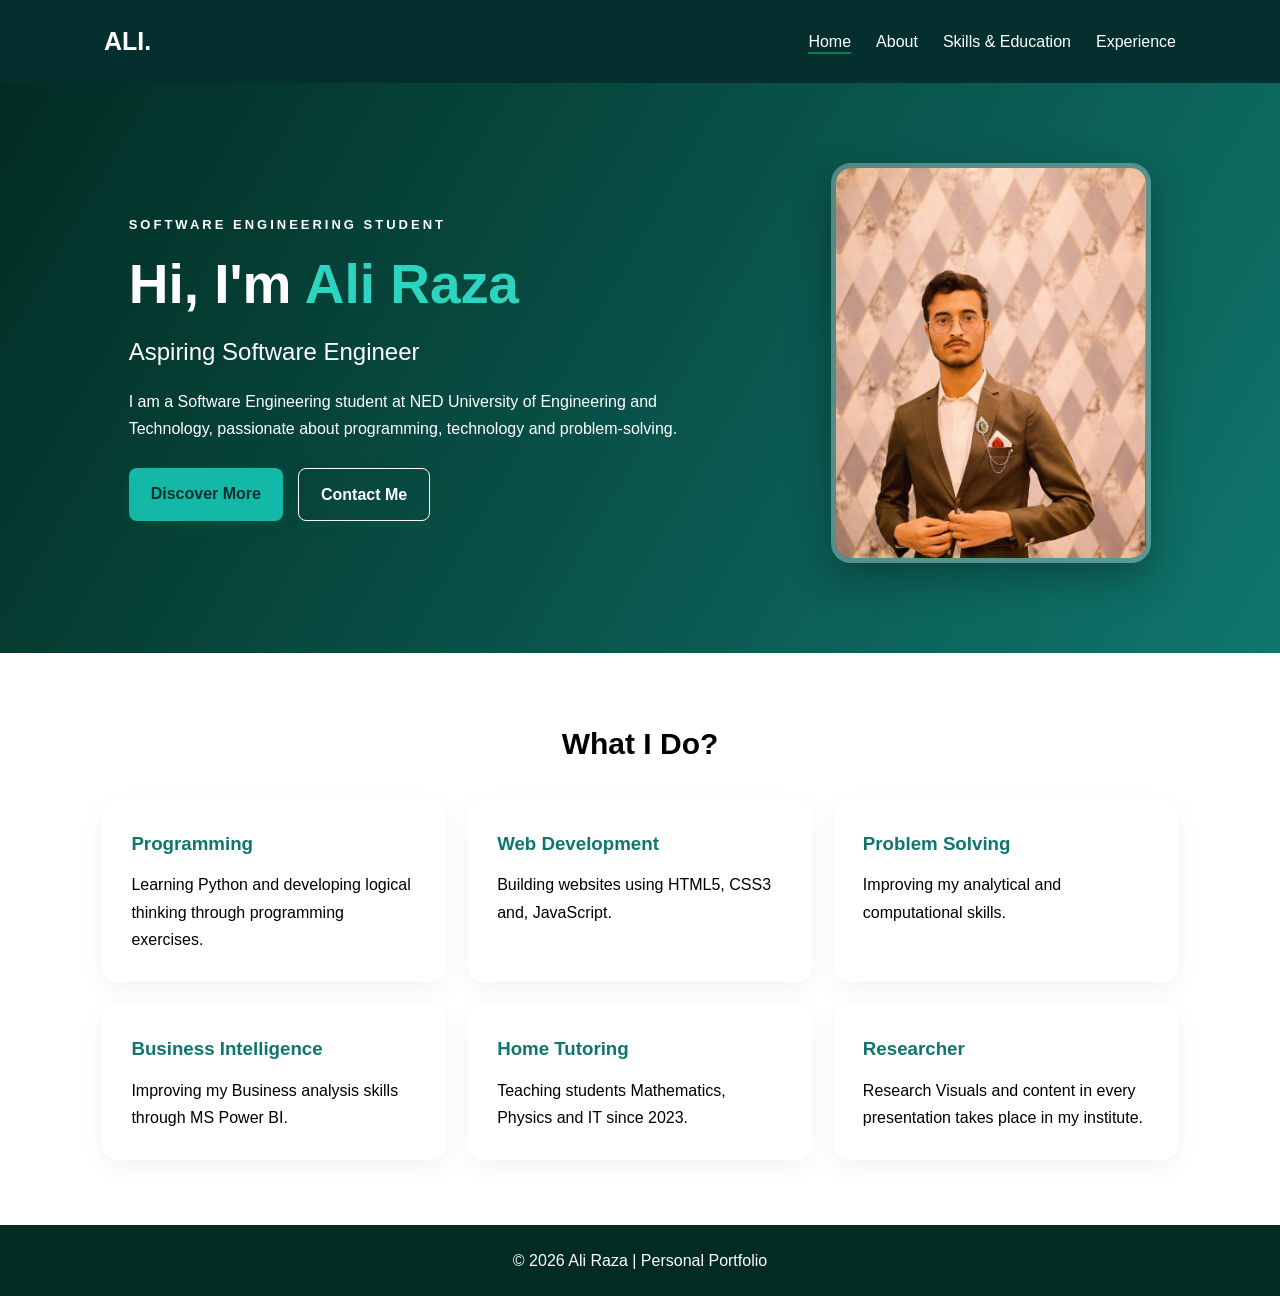
<file: index.html>
<!doctype html>
<html lang="en">
  <head>
    <meta charset="UTF-8" />
    <meta name="viewport" content="width=device-width, initial-scale=1.0" />
    <title>Ali Raza | Portfolio</title>
    <link rel="stylesheet" href="style.css" />
  </head>
  <body>
    <header>
      <nav class="navbar">
        <a href="index.html" class="logo">ALI.</a>

        <button class="menu-toggle" aria-label="Toggle menu">☰</button>

        <ul class="nav-links">
          <li><a class="active" href="index.html">Home</a></li>
          <li><a href="about.html">About</a></li>
          <li><a href="skills.html">Skills & Education</a></li>
          <li><a href="experience.html">Experience</a></li>
        </ul>
      </nav>
    </header>

    <section class="hero">
      <div class="hero-content">
        <p class="subtitle">SOFTWARE ENGINEERING STUDENT</p>

        <h1>Hi, I'm <span>Ali Raza</span></h1>

        <h2>Aspiring Software Engineer</h2>

        <p>
          I am a Software Engineering student at NED University of Engineering
          and Technology, passionate about programming, technology and
          problem-solving.
        </p>

        <div class="hero-buttons">
          <a href="about.html" class="btn">Discover More</a>
          <a href="mailto:ar5555274@gmail.com" class="btn secondary">
            Contact Me
          </a>
        </div>
      </div>

      <div class="hero-image">
        <img src="images/profile.jpg.jpeg" alt="Ali Raza" />
      </div>
    </section>

    <section class="section">
      <h2>What I Do?</h2>

      <div class="cards">
        <div class="card">
          <h3>Programming</h3>
          <p>
            Learning Python and developing logical thinking through programming
            exercises.
          </p>
        </div>

        <div class="card">
          <h3>Web Development</h3>
          <p>Building websites using HTML5, CSS3 and, JavaScript.</p>
        </div>

        <div class="card">
          <h3>Problem Solving</h3>
          <p>Improving my analytical and computational skills.</p>
        </div>

        <div class="card">
          <h3>Business Intelligence</h3>
          <p>Improving my Business analysis skills through MS Power BI.</p>
        </div>

        <div class="card">
          <h3>Home Tutoring</h3>
          <p>Teaching students Mathematics, Physics and IT since 2023.</p>
        </div>

        <div class="card">
          <h3>Researcher</h3>
          <p>
            Research Visuals and content in every presentation takes place in my
            institute.
          </p>
        </div>
      </div>
    </section>

    <footer>
      <p>© 2026 Ali Raza | Personal Portfolio</p>
    </footer>

    <script src="script.js"></script>
  </body>
</html>
</file>
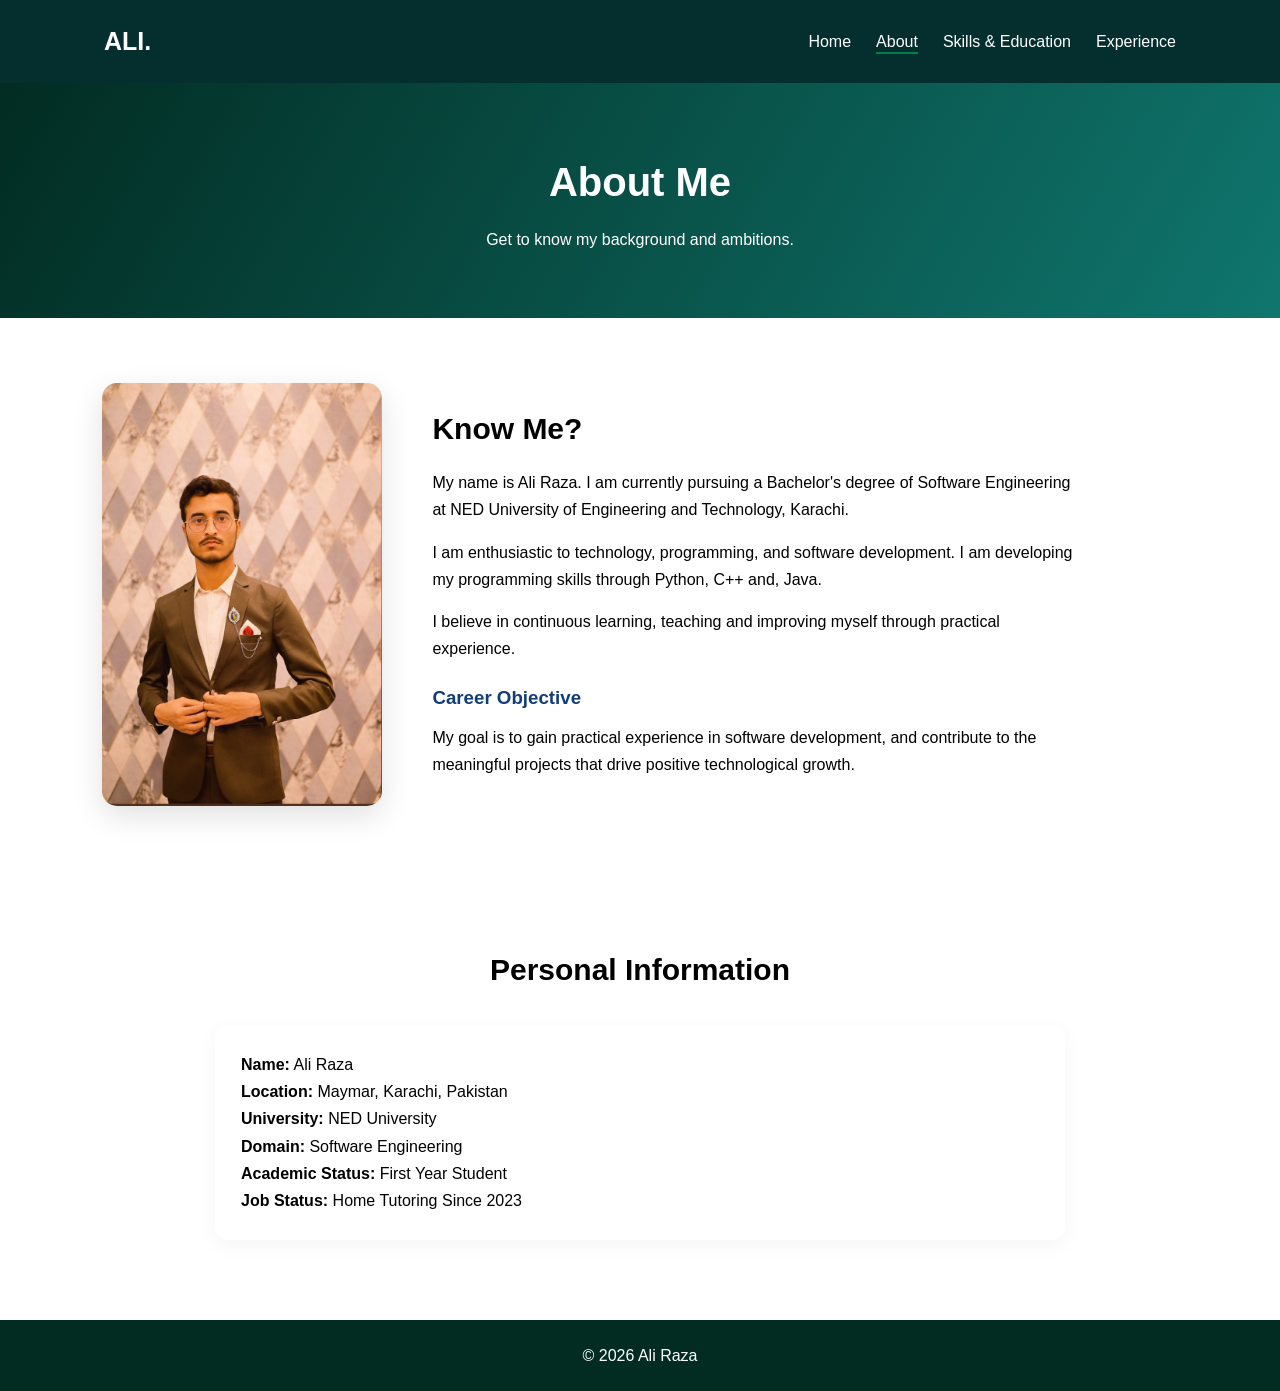
<file: about.html>
<!doctype html>
<html lang="en">
  <head>
    <meta charset="UTF-8" />
    <meta name="viewport" content="width=device-width, initial-scale=1.0" />
    <title>About Me | Ali</title>
    <link rel="stylesheet" href="style.css" />
  </head>
  <body>
    <header>
      <nav class="navbar">
        <a href="index.html" class="logo">ALI.</a>
        <button class="menu-toggle" aria-label="Toggle menu">☰</button>
        <ul class="nav-links">
          <li><a href="index.html">Home</a></li>
          <li><a class="active" href="about.html">About</a></li>
          <li><a href="skills.html">Skills & Education</a></li>
          <li><a href="experience.html">Experience</a></li>
        </ul>
      </nav>
    </header>

    <section class="page-heading">
      <h1>About Me</h1>
      <p>Get to know my background and ambitions.</p>
    </section>

    <section class="section about-section">
      <div class="about-image">
        <img src="images/profile.jpg.jpeg" alt="Ali Raza" />
      </div>

      <div class="about-content">
        <h2>Know Me?</h2>

        <p>
          My name is Ali Raza. I am currently pursuing a Bachelor's degree of
          Software Engineering at NED University of Engineering and Technology,
          Karachi.
        </p>

        <p>
          I am enthusiastic to technology, programming, and software
          development. I am developing my programming skills through Python, C++
          and, Java.
        </p>

        <p>
          I believe in continuous learning, teaching and improving myself
          through practical experience.
        </p>

        <h3>Career Objective</h3>

        <p>
          My goal is to gain practical experience in software development, and
          contribute to the meaningful projects that drive positive
          technological growth.
        </p>
      </div>
    </section>

    <section class="section">
      <h2>Personal Information</h2>

      <div class="info-box">
        <p><strong>Name:</strong> Ali Raza</p>
        <p><strong>Location:</strong> Maymar, Karachi, Pakistan</p>
        <p><strong>University:</strong> NED University</p>
        <p><strong>Domain:</strong> Software Engineering</p>
        <p><strong>Academic Status:</strong> First Year Student</p>
        <p><strong>Job Status:</strong> Home Tutoring Since 2023</p>
      </div>
    </section>

    <footer>
      <p>© 2026 Ali Raza</p>
    </footer>

    <script src="script.js"></script>
  </body>
</html>
</file>
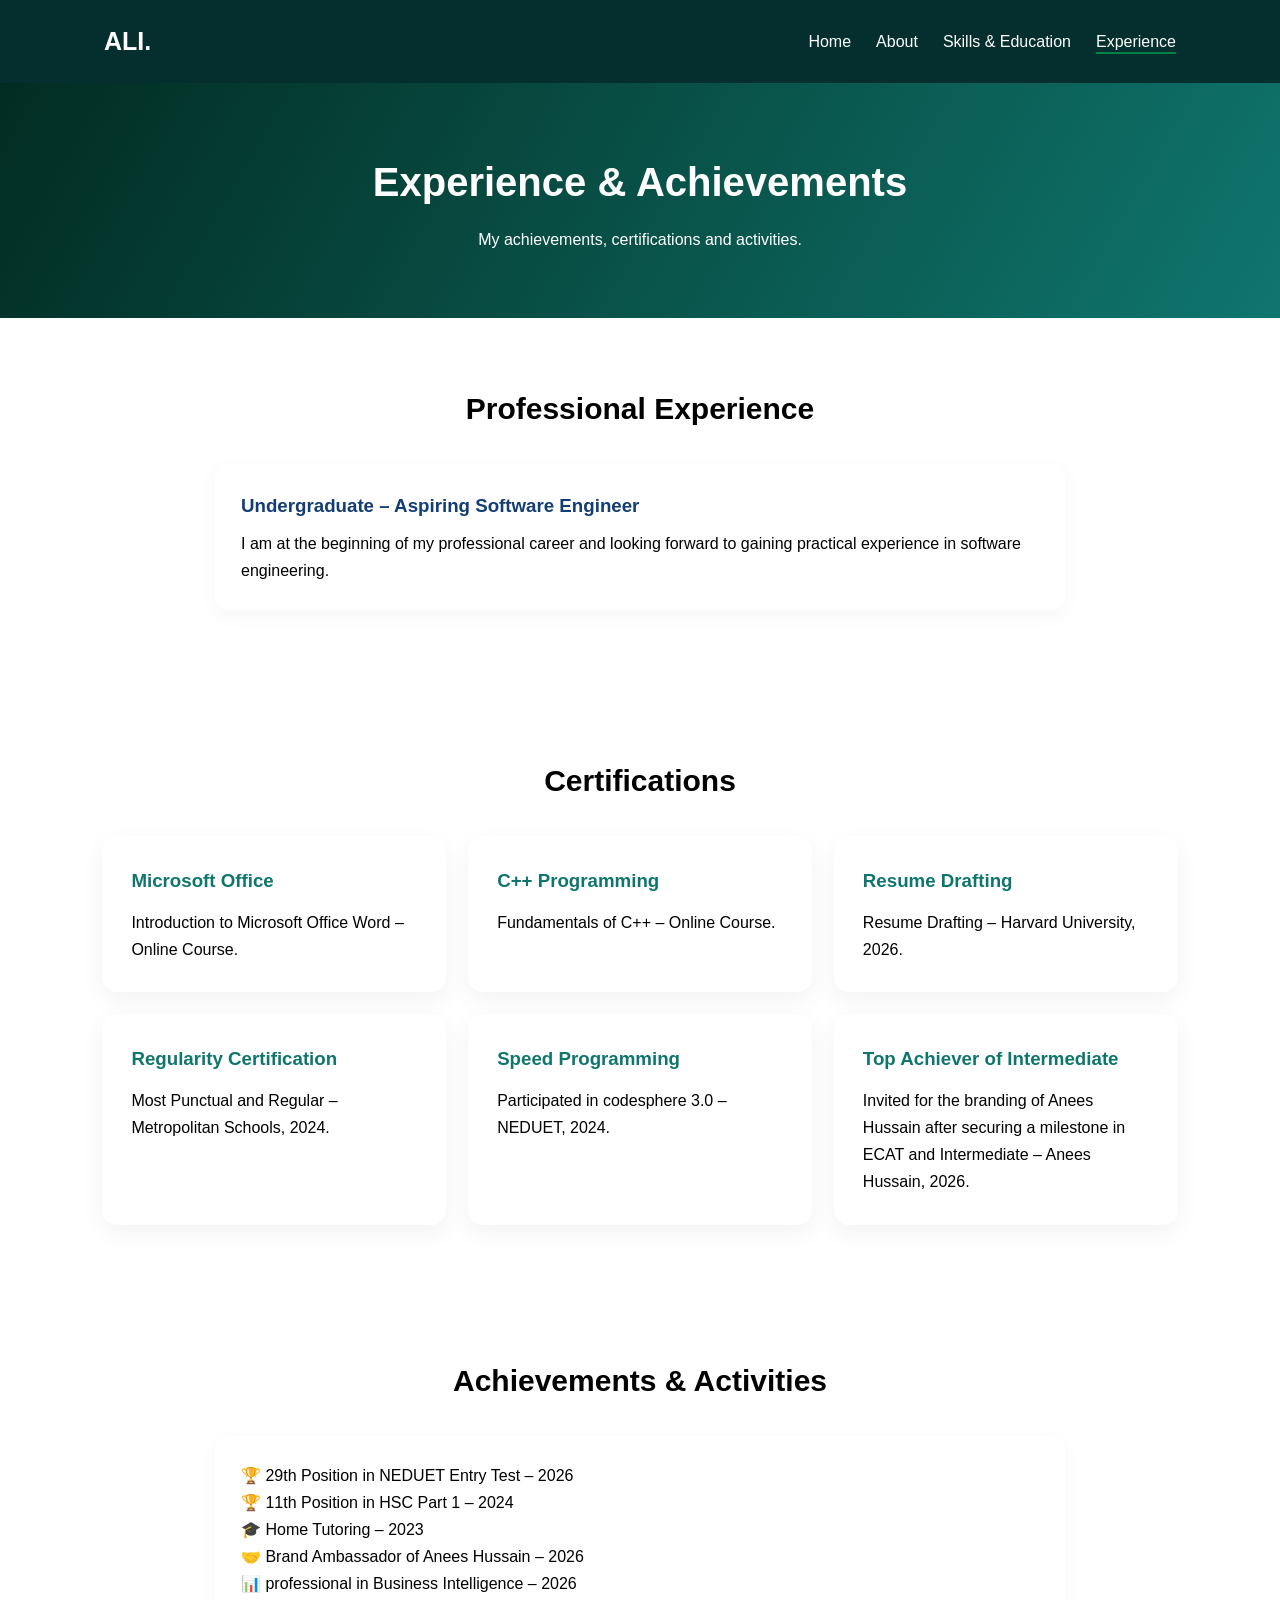
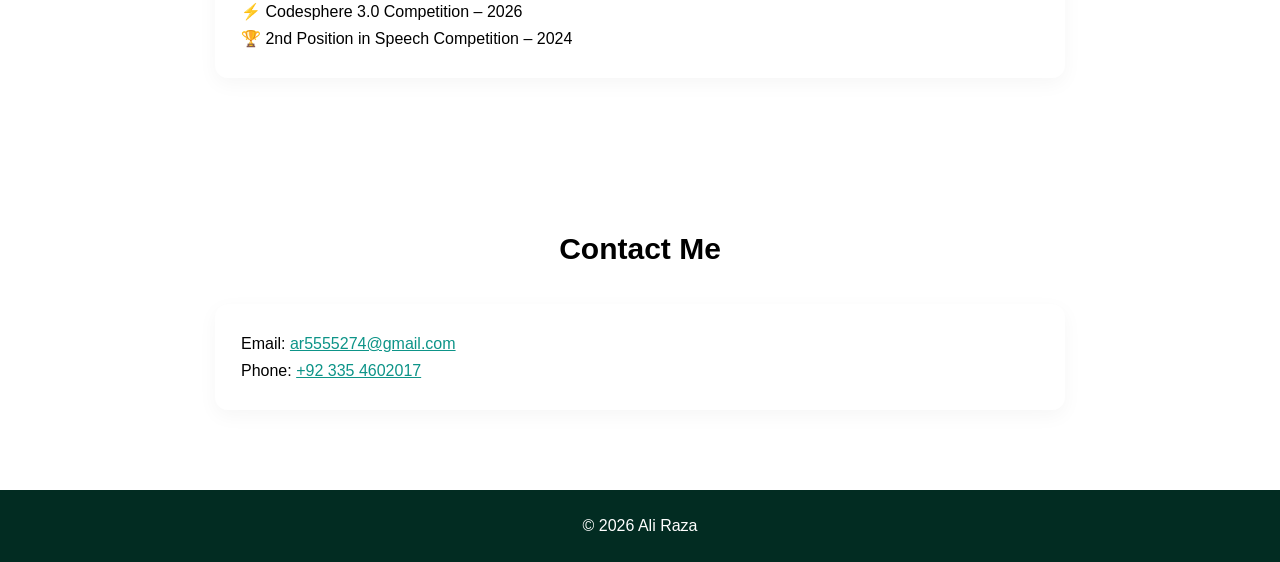
<file: experience.html>
<!doctype html>
<html lang="en">
  <head>
    <meta charset="UTF-8" />
    <meta name="viewport" content="width=device-width, initial-scale=1.0" />
    <title>Experience | Ali</title>
    <link rel="stylesheet" href="style.css" />
  </head>
  <body>
    <header>
      <nav class="navbar">
        <a href="index.html" class="logo">ALI.</a>
        <button class="menu-toggle" aria-label="Toggle menu">☰</button>
        <ul class="nav-links">
          <li><a href="index.html">Home</a></li>
          <li><a href="about.html">About</a></li>
          <li><a href="skills.html">Skills & Education</a></li>
          <li><a class="active" href="experience.html">Experience</a></li>
        </ul>
      </nav>
    </header>

    <section class="page-heading">
      <h1>Experience & Achievements</h1>
      <p>My achievements, certifications and activities.</p>
    </section>

    <section class="section">
      <h2>Professional Experience</h2>

      <div class="info-box">
        <h3>Undergraduate – Aspiring Software Engineer</h3>
        <p>
          I am at the beginning of my professional career and looking forward to
          gaining practical experience in software engineering.
        </p>
      </div>
    </section>

    <section class="section light">
      <h2>Certifications</h2>

      <div class="cards">
        <div class="card">
          <h3>Microsoft Office</h3>
          <p>Introduction to Microsoft Office Word – Online Course.</p>
        </div>

        <div class="card">
          <h3>C++ Programming</h3>
          <p>Fundamentals of C++ – Online Course.</p>
        </div>

        <div class="card">
          <h3>Resume Drafting</h3>
          <p>Resume Drafting – Harvard University, 2026.</p>
        </div>
        <div class="card">
          <h3>Regularity Certification</h3>
          <p>Most Punctual and Regular – Metropolitan Schools, 2024.</p>
        </div>
        <div class="card">
          <h3>Speed Programming</h3>
          <p>Participated in codesphere 3.0 – NEDUET, 2024.</p>
        </div>
        <div class="card">
          <h3>Top Achiever of Intermediate</h3>
          <p>
            Invited for the branding of Anees Hussain after securing a milestone
            in ECAT and Intermediate – Anees Hussain, 2026.
          </p>
        </div>
      </div>
    </section>

    <section class="section">
      <h2>Achievements & Activities</h2>

      <div class="info-box">
        <p>🏆 29th Position in NEDUET Entry Test – 2026</p>
        <p>🏆 11th Position in HSC Part 1 – 2024</p>
        <p>🎓 Home Tutoring – 2023</p>
        <p>🤝 Brand Ambassador of Anees Hussain – 2026</p>
        <p>📊 professional in Business Intelligence – 2026</p>
        <p>⚡ Codesphere 3.0 Competition – 2026</p>
        <p>🏆 2nd Position in Speech Competition – 2024</p>
      </div>
    </section>

    <section class="section light">
      <h2>Contact Me</h2>

      <div class="info-box">
        <p>
          Email: <a href="mailto:ar5555274@gmail.com"> ar5555274@gmail.com</a>
        </p>

        <p>Phone: <a href="tel:+923354602017"> +92 335 4602017</a></p>
      </div>
    </section>

    <footer>
      <p>© 2026 Ali Raza</p>
    </footer>

    <script src="script.js"></script>
  </body>
</html>
</file>
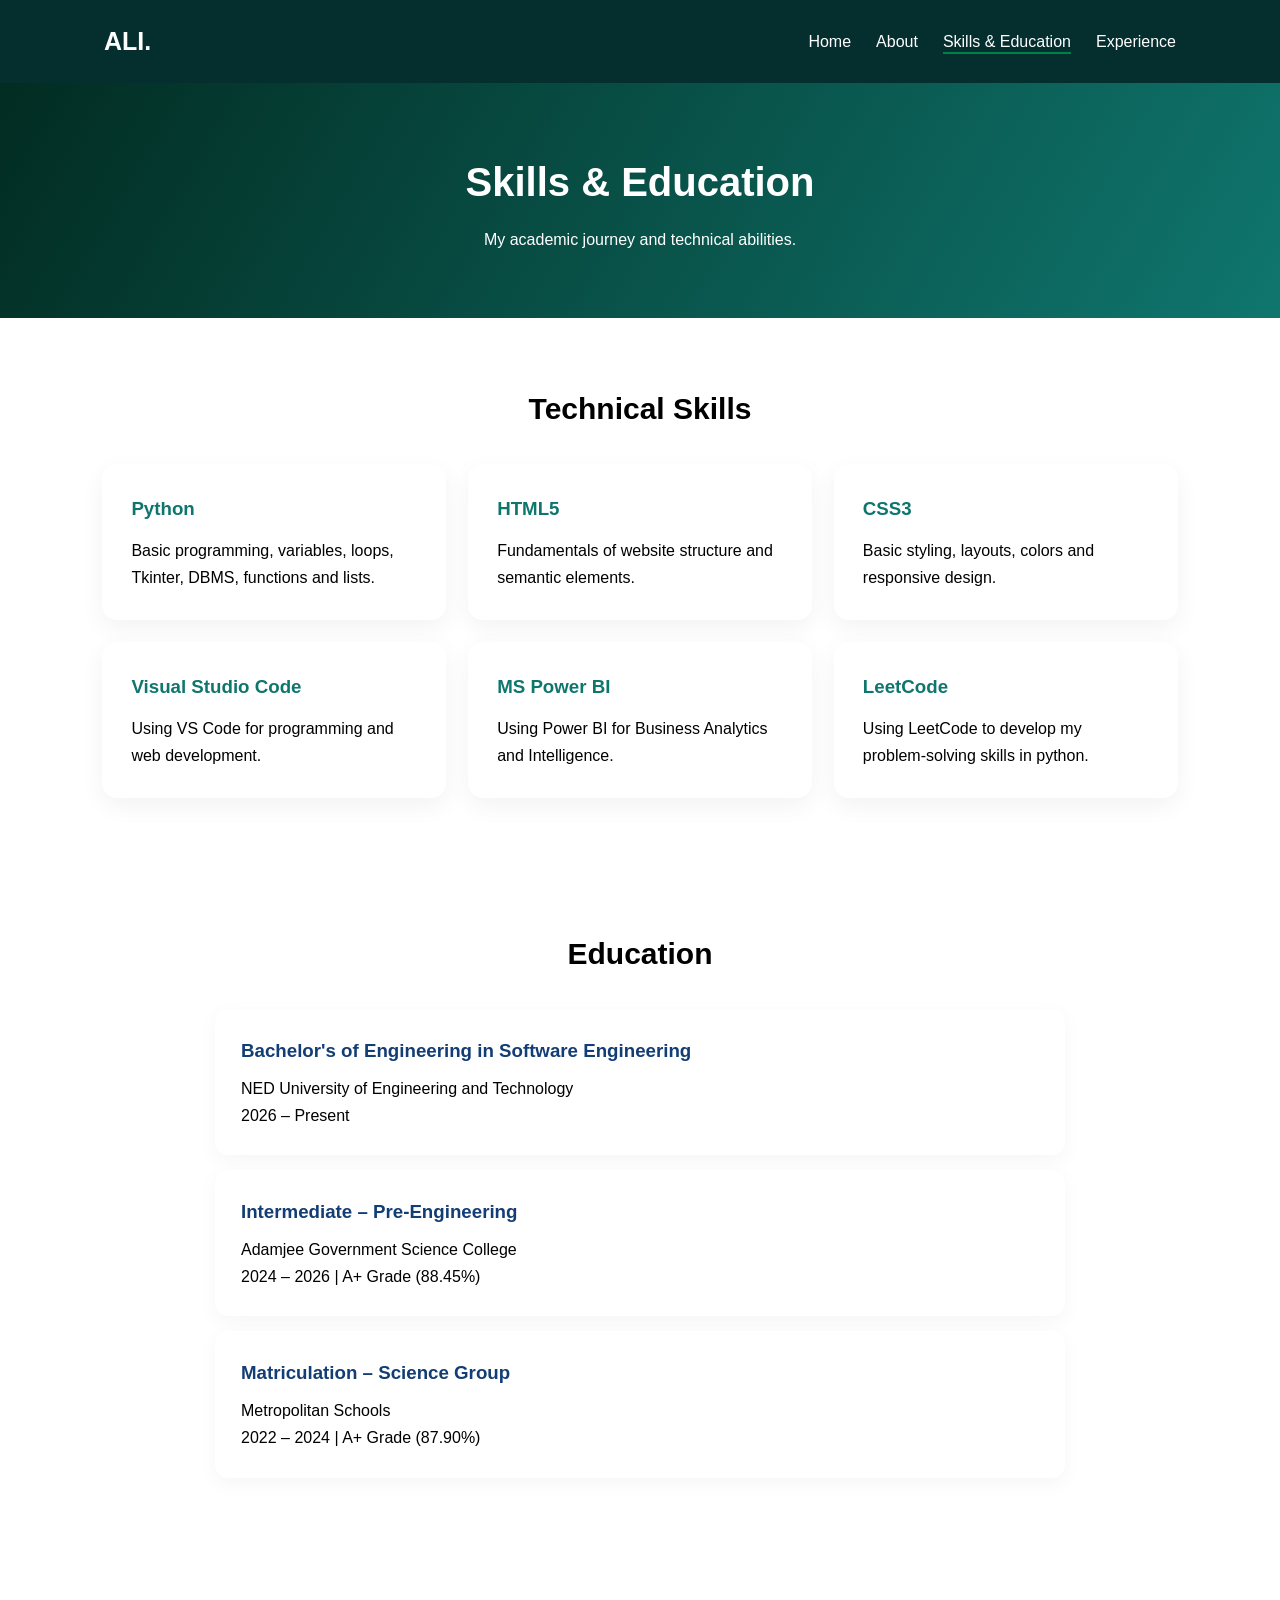
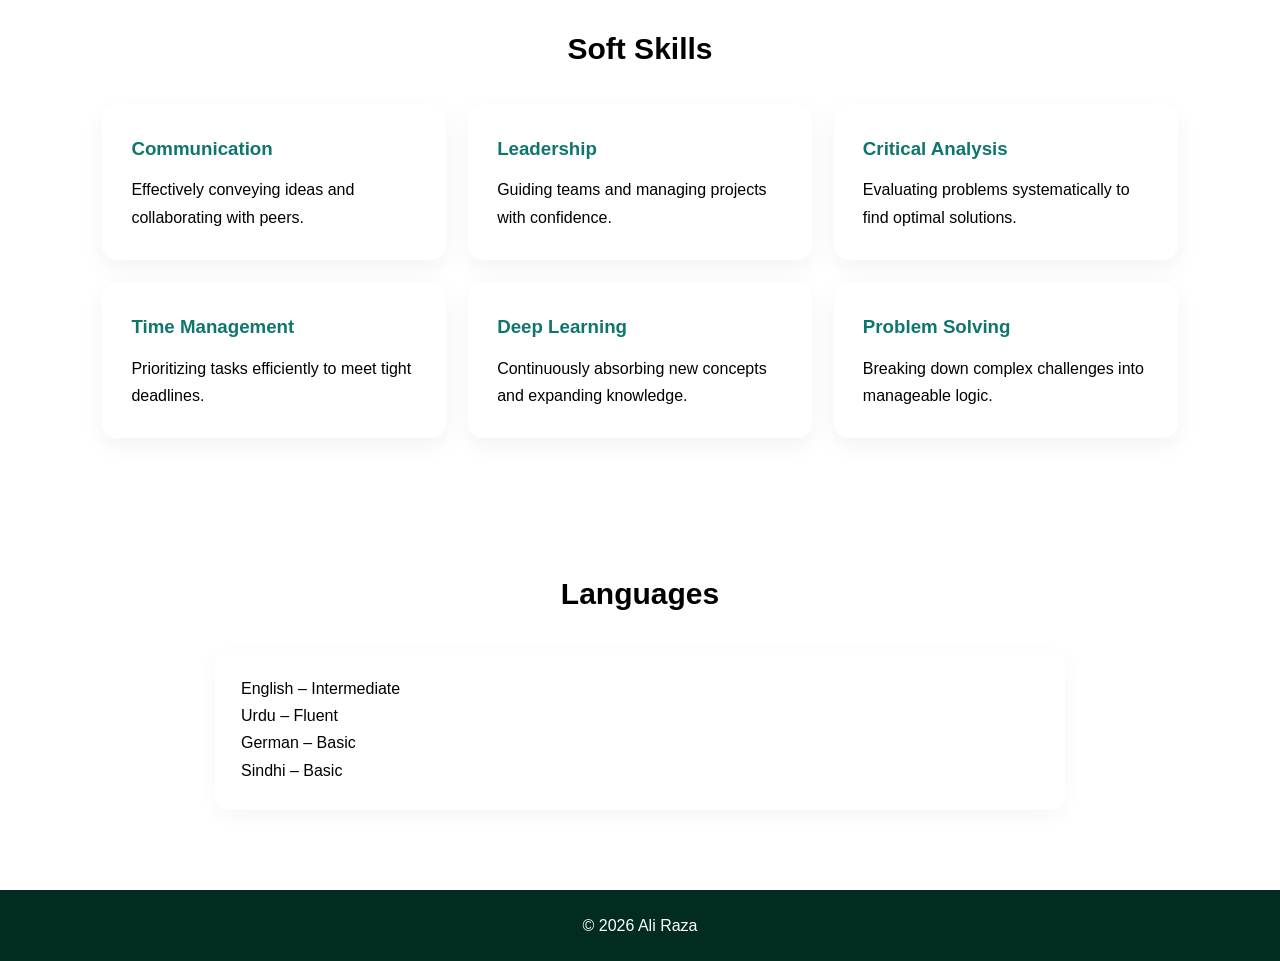
<file: skills.html>
<!doctype html>
<html lang="en">
  <head>
    <meta charset="UTF-8" />
    <meta name="viewport" content="width=device-width, initial-scale=1.0" />
    <title>Skills & Education | Ali</title>
    <link rel="stylesheet" href="style.css" />
  </head>
  <body>
    <header>
      <nav class="navbar">
        <a href="index.html" class="logo">ALI.</a>
        <button class="menu-toggle" aria-label="Toggle menu">☰</button>
        <ul class="nav-links">
          <li><a href="index.html">Home</a></li>
          <li><a href="about.html">About</a></li>
          <li><a class="active" href="skills.html">Skills & Education</a></li>
          <li><a href="experience.html">Experience</a></li>
        </ul>
      </nav>
    </header>

    <section class="page-heading">
      <h1>Skills & Education</h1>
      <p>My academic journey and technical abilities.</p>
    </section>

    <section class="section">
      <h2>Technical Skills</h2>

      <div class="cards">
        <div class="card">
          <h3>Python</h3>
          <p>
            Basic programming, variables, loops, Tkinter, DBMS, functions and
            lists.
          </p>
        </div>

        <div class="card">
          <h3>HTML5</h3>
          <p>Fundamentals of website structure and semantic elements.</p>
        </div>

        <div class="card">
          <h3>CSS3</h3>
          <p>Basic styling, layouts, colors and responsive design.</p>
        </div>

        <div class="card">
          <h3>Visual Studio Code</h3>
          <p>Using VS Code for programming and web development.</p>
        </div>

        <div class="card">
          <h3>MS Power BI</h3>
          <p>Using Power BI for Business Analytics and Intelligence.</p>
        </div>

        <div class="card">
          <h3>LeetCode</h3>
          <p>Using LeetCode to develop my problem-solving skills in python.</p>
        </div>
      </div>
    </section>

    <section class="section light">
      <h2>Education</h2>

      <div class="info-box">
        <h3>Bachelor's of Engineering in Software Engineering</h3>
        <p>NED University of Engineering and Technology</p>
        <p>2026 – Present</p>
      </div>

      <div class="info-box">
        <h3>Intermediate – Pre-Engineering</h3>
        <p>Adamjee Government Science College</p>
        <p>2024 – 2026 | A+ Grade (88.45%)</p>
      </div>

      <div class="info-box">
        <h3>Matriculation – Science Group</h3>
        <p>Metropolitan Schools</p>
        <p>2022 – 2024 | A+ Grade (87.90%)</p>
      </div>
    </section>

    <section class="section">
      <h2>Soft Skills</h2>
      <div class="cards">
        <div class="card">
          <h3>Communication</h3>
          <p>Effectively conveying ideas and collaborating with peers.</p>
        </div>
        <div class="card">
          <h3>Leadership</h3>
          <p>Guiding teams and managing projects with confidence.</p>
        </div>
        <div class="card">
          <h3>Critical Analysis</h3>
          <p>Evaluating problems systematically to find optimal solutions.</p>
        </div>
        <div class="card">
          <h3>Time Management</h3>
          <p>Prioritizing tasks efficiently to meet tight deadlines.</p>
        </div>
        <div class="card">
          <h3>Deep Learning</h3>
          <p>Continuously absorbing new concepts and expanding knowledge.</p>
        </div>
        <div class="card">
          <h3>Problem Solving</h3>
          <p>Breaking down complex challenges into manageable logic.</p>
        </div>
      </div>
    </section>

    <section class="section light">
      <h2>Languages</h2>
      <div class="info-box">
        <p>English – Intermediate</p>
        <p>Urdu – Fluent</p>
        <p>German – Basic</p>
        <p>Sindhi – Basic</p>
      </div>
    </section>

    <footer>
      <p>© 2026 Ali Raza</p>
    </footer>

    <script src="script.js"></script>
  </body>
</html>
</file>
<file: style.css>
* {
    margin: 0;
    padding: 0;
    box-sizing: border-box;
}

html {
    scroll-behavior: smooth;
}

body {
    font-family: 'Segoe UI', Arial, sans-serif;
    background: white;
    color: black;
    line-height: 1.7;
}

/* NAVIGATION */

header {
    background: #042f2e;
    position: sticky;
    top: 0;
    z-index: 100;
}

.navbar {
    max-width: 1200px;
    margin: auto;
    padding: 20px 5%;
    display: flex;
    justify-content: space-between;
    align-items: center;
}

.logo {
    color: white;
    font-size: 25px;
    font-weight: bold;
    text-decoration: none;
}

.nav-links {
    display: flex;
    gap: 25px;
    list-style: none;
}

.nav-links a {
    color: white;
    text-decoration: none;
    transition: 0.3s;
    position: relative;
}

.nav-links a::after {
    content: '';
    position: absolute;
    width: 0;
    height: 2px;
    bottom: -4px;
    left: 0;
    background-color: rgb(0, 128, 68);
    transition: width 0.3s ease;
}

.nav-links a:hover::after,
.nav-links a.active::after {
    color: #2dd4bf;
    width: 100%;

}

.menu-toggle {
    display: none;
    background: transparent;
    color: white;
    border: 1px solid #64748b;
    padding: 7px 12px;
    border-radius: 6px;
    cursor: pointer;
}

/* HOME HERO */

.hero {
    min-height: 570px;
    background: linear-gradient(120deg, #022c22, #0f766e);
    color: white;
    padding: 75px 8%;
    display: flex;
    justify-content: space-around;
    align-items: center;
    gap: 50px;
}

.hero-content {
    max-width: 600px;
}

.subtitle {
    color: #99f6e4;
    letter-spacing: 3px;
    font-size: 13px;
    font-weight: bold;
}

.hero h1 {
    font-size: clamp(35px, 5vw, 55px);
    margin: 15px 0;
    line-height: 1.2;
}

.hero h1 span {
    color: #2dd4bf;
}

.hero h2 {
    margin-bottom: 15px;
    font-weight: 400;
}

.hero p {
    color: white;
}

.hero-image img {
    width: 320px;
    max-width: 100%;
    height: 400px;
    object-fit: cover;
    object-position: top;
    border: 5px solid rgba(255,255,255,.3);
    border-radius: 20px;
    box-shadow: 0 15px 40px rgba(0,0,0,.3);
}

.hero-buttons {
    display: flex;
    gap: 15px;
    flex-wrap: wrap;
    margin-top: 25px;
}

.btn {
    display: inline-block;
    padding: 12px 22px;
    background: #14b8a6;
    color: #042f2e;
    border-radius: 8px;
    text-decoration: none;
    font-weight: bold;
    transition: all 0.3s ease; 
    box-shadow: 0 4px 12px rgba(0, 128, 68, 0.2);
    
}

.btn:hover {
    background: white;
    color: #042f2e;
    transform: translateY(-3px);
    box-shadow: 0 8px 20px rgba(0, 128, 68, 0.4);
}

.btn:active {
    transform: translateY(-1px);
}

.btn.secondary {
    background: transparent;
    border: 1px solid;
    color: white;
}

.btn.secondary:hover {
    background: white;
    color: black;
}

/* PAGE HEADINGS */

.page-heading {
    background: linear-gradient(120deg, #022c22, #0f766e);
    color: white;
    text-align: center;
    padding: 65px 20px;
}

.page-heading h1 {
    font-size: 40px;
    margin-bottom: 10px;
}

/* GENERAL SECTIONS */

.section {
    padding: 65px 8%;
}

.section h2 {
    text-align: center;
    color: black;
    font-size: 30px;
    margin-bottom: 30px;
}

.light {
    background: white;
}

/* CARDS */

.cards {
    display: grid;
    grid-template-columns: repeat(3, 1fr);
    gap: 22px;
}

.card {
    background: white;
    padding: 28px;
    border-radius: 14px;
    border: 1px solid white;
    box-shadow: 0 8px 25px rgba(0,0,0,.05);
    transition:all 0.3s ease;
}

.card:hover {
    transform: translateY(-7px);
    box-shadow: 0 20px 40px rgba(0,0,0,.08);
    border-color: rgb(0, 128, 68);
}

.card h3 {
    color: #0f766e;
    margin-bottom: 12px;
}

/* ABOUT */

.about-section {
    display: flex;
    align-items: center;
    gap: 50px;
}

.about-image img {
    width: 280px;
    max-width: 100%;
    border-radius: 15px;
    box-shadow: 0 10px 30px rgba(0,0,0,.12);
}

.about-content {
    max-width: 650px;
}

.about-content h2 {
    text-align: left;
    margin-bottom: 15px;
}

.about-content h3 {
    color: #123d75;
    margin: 20px 0 10px;
}

.about-content p {
    margin-bottom: 15px;
}

/* INFORMATION */

.info-box {
    max-width: 850px;
    margin: 15px auto;
    background: white;
    padding: 25px;
    border-radius: 12px;
    border: 1px solid white;
    box-shadow: 0 6px 20px rgba(0,0,0,.04);
}

.info-box h3 {
    color: #123d75;
    margin-bottom: 8px;
}

.info-box a {
    color: #0d9488;
}

/* FOOTER */

footer {
    background: #022c22;
    color: white;
    text-align: center;
    padding: 22px;
}

/* RESPONSIVE DESIGN */

@media (max-width: 850px) {

    .hero {
        flex-direction: column-reverse;
        text-align: center;
    }

    .hero-buttons {
        justify-content: center;
    }

    .about-section {
        flex-direction: column;
        text-align: center;
    }

    .about-content h2 {
        text-align: center;
    }

    .cards {
        grid-template-columns: repeat(2, 1fr);
    }
}

@media (max-width: 600px) {

    .navbar {
        flex-wrap: wrap;
    }

    .menu-toggle {
        display: block;
    }

    .nav-links {
        display: none;
        flex-direction: column;
        width: 100%;
        padding-top: 15px;
    }

    .nav-links.open {
        display: flex;
    }

    .cards {
        grid-template-columns: 1fr;
    }

    .hero {
        padding: 45px 6%;
    }

    .hero-image img {
        width: 240px;
        height: 300px;
    }

    .page-heading h1 {
        font-size: 30px;
    }

    .section {
        padding: 45px 6%;
    }
}
</file>
